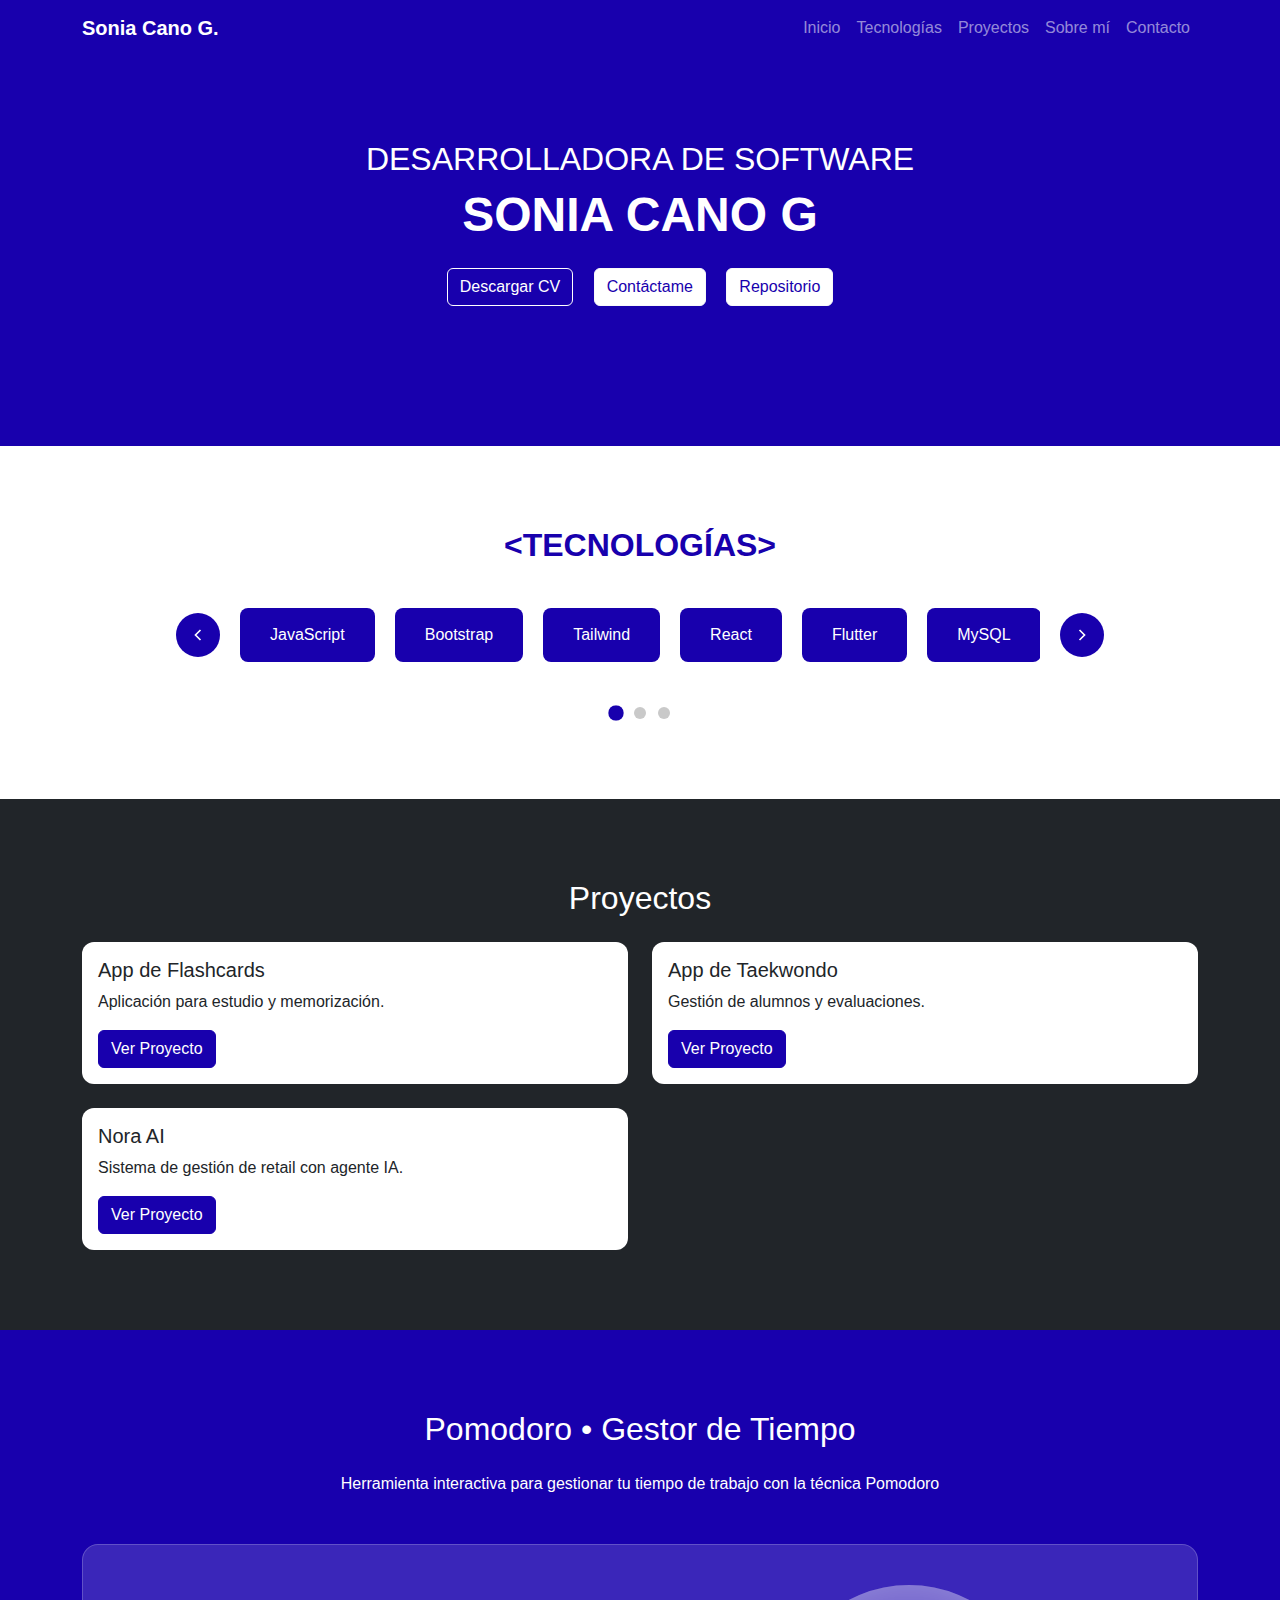
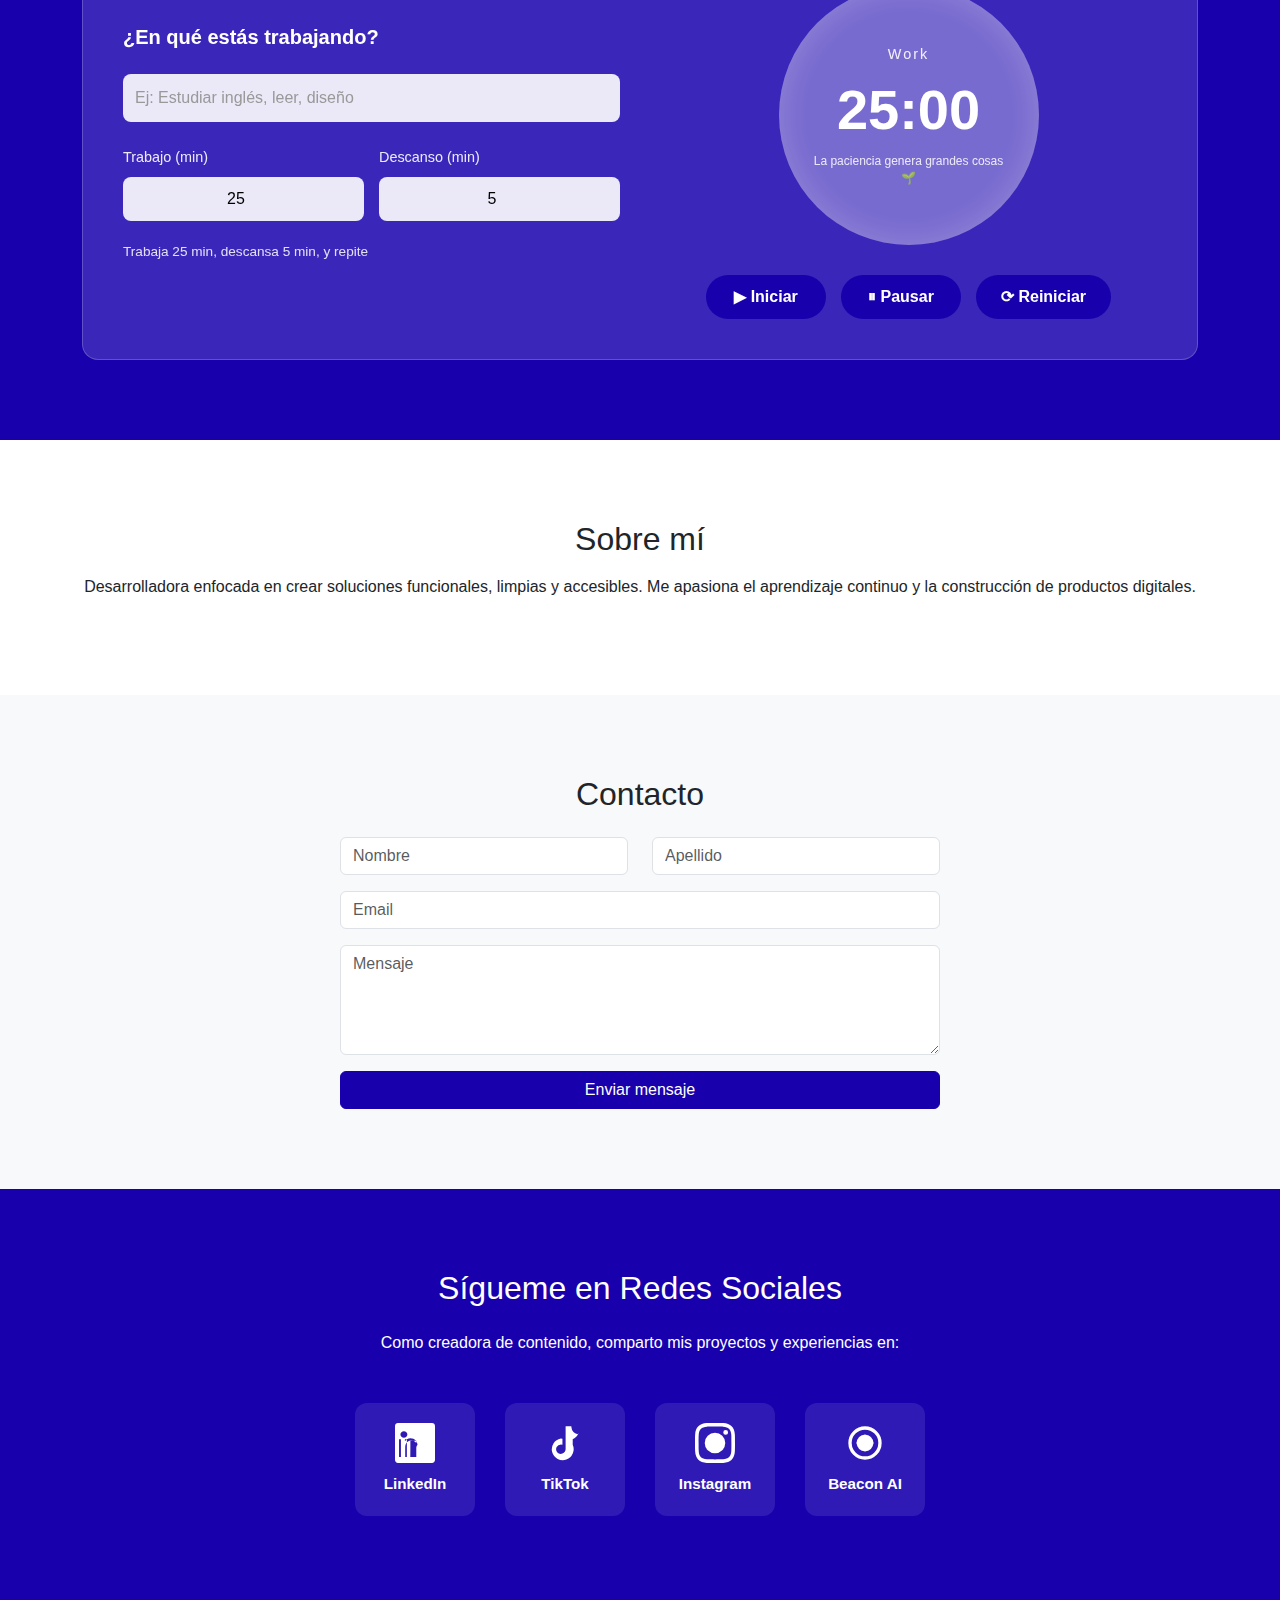
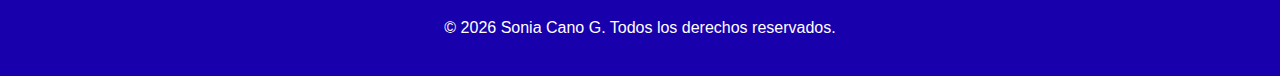
<file: index.html>
<!doctype html>
<html lang="es">
  <head>
    <meta charset="UTF-8" />
    <title>Sonia Cano G | Portafolio</title>
    <meta name="viewport" content="width=device-width, initial-scale=1.0" />

    <!-- Bootstrap -->
    <link
      href="https://cdn.jsdelivr.net/npm/bootstrap@5.3.2/dist/css/bootstrap.min.css"
      rel="stylesheet"
    />

    <!-- CSS personalizado -->
    <link rel="stylesheet" href="css/styles.css" />
  </head>
  <body>
    <!-- NAVBAR -->
    <nav class="navbar navbar-expand-lg navbar-dark bg-primary fixed-top">
      <div class="container">
        <a class="navbar-brand fw-bold" href="#">Sonia Cano G.</a>
        <button
          class="navbar-toggler"
          data-bs-toggle="collapse"
          data-bs-target="#menu"
        >
          <span class="navbar-toggler-icon"></span>
        </button>

        <div id="menu" class="collapse navbar-collapse">
          <ul class="navbar-nav ms-auto">
            <li class="nav-item">
              <a class="nav-link" href="#inicio">Inicio</a>
            </li>
            <li class="nav-item">
              <a class="nav-link" href="#tecnologias">Tecnologías</a>
            </li>
            <li class="nav-item">
              <a class="nav-link" href="#proyectos">Proyectos</a>
            </li>
            <li class="nav-item">
              <a class="nav-link" href="#sobre-mi">Sobre mí</a>
            </li>
            <li class="nav-item">
              <a class="nav-link" href="#contacto">Contacto</a>
            </li>
          </ul>
        </div>
      </div>
    </nav>

    <!-- HERO -->
    <section id="inicio" class="hero">
      <div class="container text-center">
        <h2>DESARROLLADORA DE SOFTWARE</h2>
        <h1>SONIA CANO G</h1>

        <div class="mt-4">
          <a
            href="Sonia Cano G_CV.pdf"
            download
            class="btn btn-outline-light me-3"
            >Descargar CV</a
          >
          <a href="#contacto" class="btn btn-light text-primary me-3"
            >Contáctame</a
          >
          <a
            href="https://github.com/soniacanogue"
            target="_blank"
            class="btn btn-light text-primary"
            >Repositorio</a
          >
        </div>
      </div>
    </section>

    <!-- TECNOLOGÍAS -->
    <section id="tecnologias" class="section">
      <div class="container text-center">
        <h2 class="section-title">&lt;TECNOLOGÍAS&gt;</h2>

        <div class="tech-slider-container mt-4">
          <button class="slider-btn slider-btn-prev" id="prevBtn">
            <svg
              xmlns="http://www.w3.org/2000/svg"
              width="24"
              height="24"
              viewBox="0 0 24 24"
              fill="none"
              stroke="currentColor"
              stroke-width="2"
            >
              <polyline points="15 18 9 12 15 6"></polyline>
            </svg>
          </button>

          <div class="tech-slider" id="techSlider">
            <div class="tech-item">JavaScript</div>
            <div class="tech-item">Bootstrap</div>
            <div class="tech-item">Tailwind</div>
            <div class="tech-item">React</div>
            <div class="tech-item">Flutter</div>
            <div class="tech-item">MySQL</div>
            <div class="tech-item">HTML</div>
            <div class="tech-item">CSS</div>
            <div class="tech-item">Tableau</div>
            <div class="tech-item">Looker Studio</div>
          </div>

          <button class="slider-btn slider-btn-next" id="nextBtn">
            <svg
              xmlns="http://www.w3.org/2000/svg"
              width="24"
              height="24"
              viewBox="0 0 24 24"
              fill="none"
              stroke="currentColor"
              stroke-width="2"
            >
              <polyline points="9 18 15 12 9 6"></polyline>
            </svg>
          </button>
        </div>

        <div class="slider-dots" id="sliderDots"></div>
      </div>
    </section>

    <!-- PROYECTOS -->
    <section id="proyectos" class="section bg-dark text-white">
      <div class="container">
        <h2 class="text-center mb-4">Proyectos</h2>

        <div class="row g-4">
          <div class="col-md-6">
            <div class="card project-card">
              <div class="card-body">
                <h5>App de Flashcards</h5>
                <p>Aplicación para estudio y memorización.</p>
                <a
                  href="https://github.com/soniacanogue/my_monster_app"
                  target="_blank"
                  class="btn btn-primary"
                  >Ver Proyecto</a
                >
              </div>
            </div>
          </div>

          <div class="col-md-6">
            <div class="card project-card">
              <div class="card-body">
                <h5>App de Taekwondo</h5>
                <p>Gestión de alumnos y evaluaciones.</p>
                <a
                  href="https://github.com/soniacanogue/taekwondo1-app"
                  target="_blank"
                  class="btn btn-primary"
                  >Ver Proyecto</a
                >
              </div>
            </div>
          </div>

          <div class="col-md-6">
            <div class="card project-card">
              <div class="card-body">
                <h5>Nora AI</h5>
                <p>Sistema de gestión de retail con agente IA.</p>
                <a
                  href="https://nora-ai-flame.vercel.app/login"
                  target="_blank"
                  class="btn btn-primary"
                  >Ver Proyecto</a
                >
              </div>
            </div>
          </div>
        </div>
      </div>
    </section>

    <!-- POMODORO -->
    <section id="pomodoro" class="section bg-primary text-white">
      <div class="container">
        <h2 class="text-center mb-4">Pomodoro • Gestor de Tiempo</h2>
        <p class="text-center mb-5">
          Herramienta interactiva para gestionar tu tiempo de trabajo con la
          técnica Pomodoro
        </p>

        <div class="pomodoro-container-main">
          <!-- PANEL IZQUIERDO -->
          <div class="pomodoro-panel-left">
            <h5>¿En qué estás trabajando?</h5>
            <input
              type="text"
              id="taskInput"
              placeholder="Ej: Estudiar inglés, leer, diseño"
            />

            <div class="pomodoro-times">
              <div>
                <label>Trabajo (min)</label>
                <input type="number" id="workInput" value="25" />
              </div>
              <div>
                <label>Descanso (min)</label>
                <input type="number" id="breakInput" value="5" />
              </div>
            </div>

            <p class="pomodoro-info">
              Trabaja 25 min, descansa 5 min, y repite
            </p>
          </div>

          <!-- PANEL DERECHO -->
          <div class="pomodoro-panel-right">
            <div class="pomodoro-timer-circle">
              <span class="pomodoro-mode" id="mode">Work</span>
              <h1 id="timer">25:00</h1>
              <small id="motivationalText">Concéntrata en tu tarea 🎯</small>
            </div>

            <div class="pomodoro-controls">
              <button id="startBtn" class="btn btn-primary">▶ Iniciar</button>
              <button id="pauseBtn" class="btn btn-primary">⏸ Pausar</button>
              <button id="resetBtn" class="btn btn-primary">⟳ Reiniciar</button>
            </div>
          </div>
        </div>
      </div>
    </section>

    <!-- SOBRE MI -->
    <section id="sobre-mi" class="section">
      <div class="container text-center">
        <h2>Sobre mí</h2>
        <p class="mt-3">
          Desarrolladora enfocada en crear soluciones funcionales, limpias y
          accesibles. Me apasiona el aprendizaje continuo y la construcción de
          productos digitales.
        </p>
      </div>
    </section>

    <!-- CONTACTO -->
    <section id="contacto" class="section bg-light">
      <div class="container">
        <h2 class="text-center mb-4">Contacto</h2>

        <form class="contact-form mx-auto">
          <div class="row mb-3">
            <div class="col">
              <input type="text" class="form-control" placeholder="Nombre" />
            </div>
            <div class="col">
              <input type="text" class="form-control" placeholder="Apellido" />
            </div>
          </div>

          <input type="email" class="form-control mb-3" placeholder="Email" />
          <textarea
            class="form-control mb-3"
            rows="4"
            placeholder="Mensaje"
          ></textarea>

          <button class="btn btn-primary w-100">Enviar mensaje</button>
        </form>
      </div>
    </section>

    <!-- REDES SOCIALES -->
    <section class="section bg-primary text-white">
      <div class="container text-center">
        <h2 class="mb-4">Sígueme en Redes Sociales</h2>
        <p class="mb-5">
          Como creadora de contenido, comparto mis proyectos y experiencias en:
        </p>

        <div class="social-links">
          <a
            href="https://www.linkedin.com/in/sonia-viviana-cano-guerrero/"
            target="_blank"
            class="social-btn linkedin"
            title="LinkedIn"
          >
            <svg
              xmlns="http://www.w3.org/2000/svg"
              width="24"
              height="24"
              viewBox="0 0 24 24"
              fill="currentColor"
            >
              <path
                d="M20.447 20.452h-3.554v-5.569c0-1.328-.475-2.236-1.986-2.236-1.081 0-1.722.722-2.006 1.419-.103.249-.129.597-.129.946v5.44h-3.562s.047-8.81 0-9.728h3.562v1.378c-.428-.664-1.191-1.608-2.894-1.608-2.142 0-3.75 1.4-3.75 4.413v5.545H2.422V9.725h3.528v1.297h.049c.469-.909 1.61-1.864 3.315-1.864 2.454 0 4.306 1.603 4.306 5.048v6.246zM5.337 8.855c-1.144 0-2.083-.879-2.083-1.962s.935-1.962 2.083-1.962c1.149 0 2.083.879 2.083 1.962s-.934 1.962-2.083 1.962zm1.782 11.597H3.555V9.725h3.564v10.727zM22.225 0H1.771C.792 0 0 .774 0 1.729v20.542C0 23.227.792 24 1.771 24h20.451C23.2 24 24 23.227 24 22.271V1.729C24 .774 23.2 0 22.225 0z"
              />
            </svg>
            <span>LinkedIn</span>
          </a>

          <a
            href="https://www.tiktok.com/@dreamhunterof"
            target="_blank"
            class="social-btn tiktok"
            title="TikTok"
          >
            <svg
              xmlns="http://www.w3.org/2000/svg"
              width="24"
              height="24"
              viewBox="0 0 24 24"
              fill="currentColor"
            >
              <path
                d="M19.59 6.69a4.83 4.83 0 0 1-3.77-4.25V2h-3.45v13.67a2.89 2.89 0 0 1-5.1 1.82 2.9 2.9 0 0 1 2.31-4.64 2.93 2.93 0 0 1 .88.13V9.4a6.26 6.26 0 0 0-1-.08A6.56 6.56 0 1 0 16.63 13.11v-3.4a6.37 6.37 0 0 0 3.59-4.02z"
              />
            </svg>
            <span>TikTok</span>
          </a>

          <a
            href="https://www.instagram.com/dreamhunter.1"
            target="_blank"
            class="social-btn instagram"
            title="Instagram"
          >
            <svg
              xmlns="http://www.w3.org/2000/svg"
              width="24"
              height="24"
              viewBox="0 0 24 24"
              fill="currentColor"
            >
              <path
                d="M12 2.163c3.204 0 3.584.012 4.85.07 3.252.148 4.771 1.691 4.919 4.919.058 1.265.069 1.645.069 4.849 0 3.205-.012 3.584-.069 4.849-.149 3.225-1.664 4.771-4.919 4.919-1.266.058-1.644.07-4.85.07-3.204 0-3.584-.012-4.849-.07-3.26-.149-4.771-1.699-4.919-4.92-.058-1.265-.07-1.644-.07-4.849 0-3.204.013-3.583.07-4.849.149-3.227 1.664-4.771 4.919-4.919 1.266-.057 1.645-.069 4.849-.069zm0-2.163c-3.259 0-3.667.014-4.947.072-4.358.2-6.78 2.618-6.98 6.98-.059 1.281-.073 1.689-.073 4.948 0 3.259.014 3.668.072 4.948.2 4.358 2.618 6.78 6.98 6.98 1.281.058 1.689.072 4.948.072 3.259 0 3.668-.014 4.948-.072 4.354-.2 6.782-2.618 6.979-6.98.059-1.28.073-1.689.073-4.948 0-3.259-.014-3.667-.072-4.947-.196-4.354-2.617-6.78-6.979-6.98-1.281-.059-1.69-.073-4.949-.073zM5.838 12a6.162 6.162 0 1 1 12.324 0 6.162 6.162 0 0 1-12.324 0zM12 16a4 4 0 1 1 0-8 4 4 0 0 1 0 8zm4.965-10.322a1.44 1.44 0 1 1 2.881.001 1.44 1.44 0 0 1-2.881-.001z"
              />
            </svg>
            <span>Instagram</span>
          </a>

          <a
            href="https://beacons.ai/dreamhunter.1"
            target="_blank"
            class="social-btn beacon"
            title="Beacon AI"
          >
            <svg
              xmlns="http://www.w3.org/2000/svg"
              width="24"
              height="24"
              viewBox="0 0 24 24"
              fill="currentColor"
            >
              <circle
                cx="12"
                cy="12"
                r="9"
                fill="none"
                stroke="currentColor"
                stroke-width="2"
              />
              <circle cx="12" cy="12" r="5" />
              <path
                d="M12 7v10M7 12h10"
                stroke="currentColor"
                stroke-width="1.5"
                fill="none"
              />
            </svg>
            <span>Beacon AI</span>
          </a>
        </div>
      </div>
    </section>
    <footer class="footer">
      <p>© 2026 Sonia Cano G. Todos los derechos reservados.</p>
    </footer>

    <!-- JS -->
    <script src="https://cdn.jsdelivr.net/npm/bootstrap@5.3.2/dist/js/bootstrap.bundle.min.js"></script>
    <script src="js/main.js"></script>
  </body>
</html>
</file>
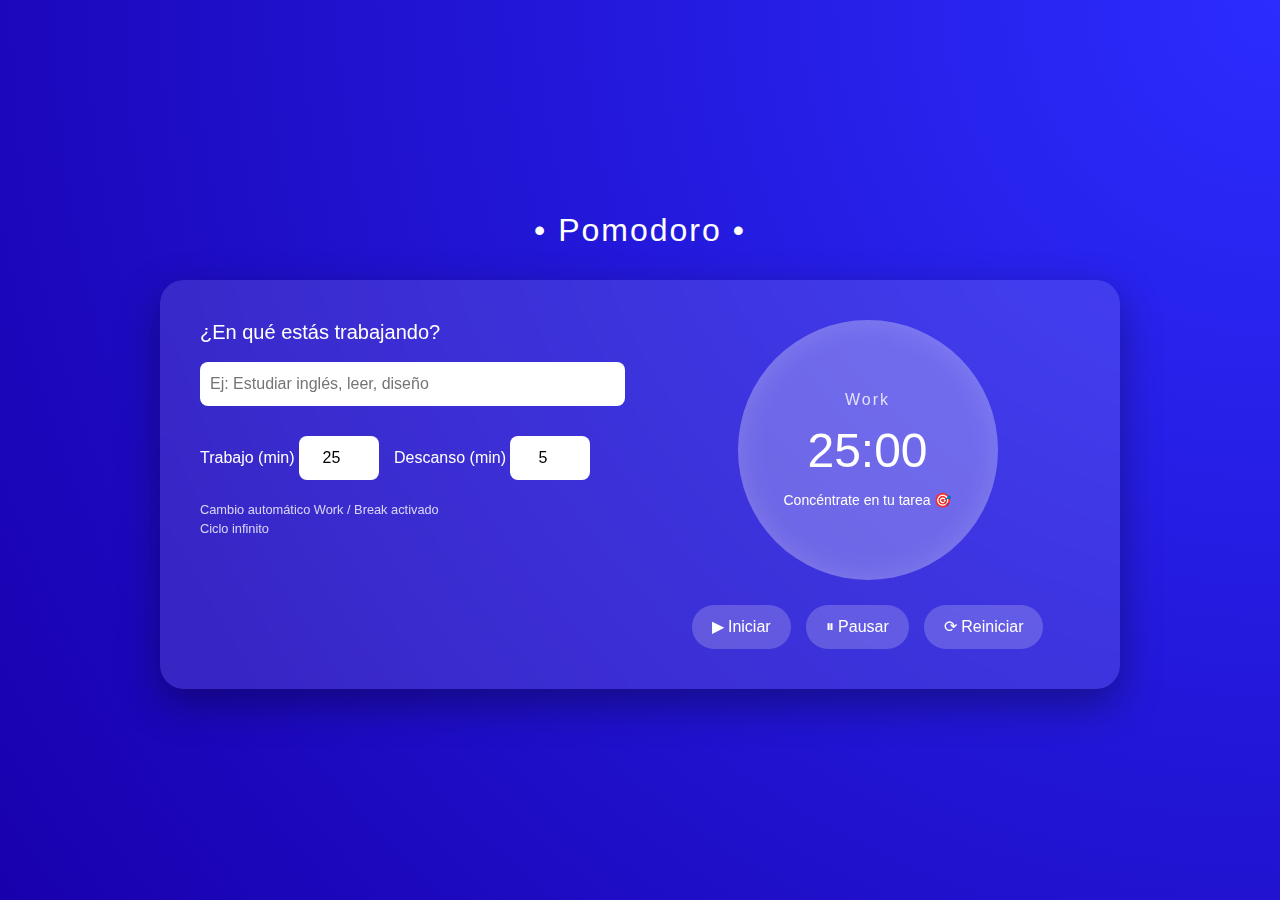
<file: pomodoro/pomodoro.html>
<!DOCTYPE html>
<html lang="es">
  <head>
    <meta charset="UTF-8" />
    <title>Pomodoro Glass</title>
    <meta name="viewport" content="width=device-width, initial-scale=1.0" />

    <!-- Bootstrap (opcional) -->
    <link
      href="https://cdn.jsdelivr.net/npm/bootstrap@5.3.2/dist/css/bootstrap.min.css"
      rel="stylesheet"
    />

    <!-- CSS -->
    <link rel="stylesheet" href="pomodoro.css" />
  </head>
  <body>
    <section class="pomodoro-container">
      <h2 class="title">• Pomodoro •</h2>

      <div class="pomodoro-glass">
        <!-- PANEL IZQUIERDO -->
        <div class="panel-left">
          <h5>¿En qué estás trabajando?</h5>
          <input type="text" placeholder="Ej: Estudiar inglés, leer, diseño" />

          <div class="times">
            <div>
              <label>Trabajo (min)</label>
              <input type="number" id="workInput" value="25" />
            </div>
            <div>
              <label>Descanso (min)</label>
              <input type="number" id="breakInput" value="5" />
            </div>
          </div>

          <p class="info">
            Cambio automático Work / Break activado <br />
            Ciclo infinito
          </p>
        </div>

        <!-- PANEL DERECHO -->
        <div class="panel-right">
          <div class="timer-circle">
            <span class="mode" id="mode">Work</span>
            <h1 id="timer">25:00</h1>
            <small>Concéntrate en tu tarea 🎯</small>
          </div>

          <div class="controls">
            <button id="startBtn">▶ Iniciar</button>
            <button id="pauseBtn">⏸ Pausar</button>
            <button id="resetBtn">⟳ Reiniciar</button>
          </div>
        </div>
      </div>
    </section>

    <script src="pomodoro.js"></script>
  </body>
</html>
</file>
<file: css/styles.css>
:root {
  --primary: #1800ad;
  --black: #000000;
  --white: #ffffff;
  --gray-light: #c9c9c9;
  --gray-medium: #827f7f;
  --gray-dark: #616164;
}

body {
  font-family: "Segoe UI", Arial, sans-serif;
  scroll-behavior: smooth;
}

.bg-primary {
  background-color: var(--primary) !important;
}

/* BUTTONS */
.btn-primary {
  background-color: var(--primary) !important;
  border-color: var(--primary) !important;
  color: var(--white) !important;
}

.btn-primary:hover {
  background-color: #0f0080 !important;
  border-color: #0f0080 !important;
}

.btn-outline-light {
  border-color: var(--white) !important;
  color: var(--white) !important;
}

.btn-outline-light:hover {
  background-color: var(--white) !important;
  border-color: var(--white) !important;
  color: var(--primary) !important;
}

.btn-light {
  background-color: var(--white) !important;
  color: var(--primary) !important;
}

.btn-light:hover {
  background-color: var(--gray-light) !important;
  color: var(--primary) !important;
}

/* HERO */
.hero {
  background-color: var(--primary);
  color: white;
  padding: 140px 20px;
}

.hero h1 {
  font-size: 3rem;
  font-weight: bold;
}

/* SECTIONS */
.section {
  padding: 80px 20px;
}

.section-title {
  font-weight: bold;
  color: var(--primary);
}

/* TECH SLIDER */
.tech-slider-container {
  display: flex;
  align-items: center;
  gap: 20px;
  justify-content: center;
  position: relative;
}

.tech-slider {
  display: flex;
  overflow-x: auto;
  overflow-y: hidden;
  gap: 20px;
  padding: 20px 0;
  scroll-behavior: smooth;
  flex: 1;
  max-width: 800px;
  scrollbar-width: none;
  -ms-overflow-style: none;
}

.tech-slider::-webkit-scrollbar {
  display: none;
}

.slider-btn {
  background-color: var(--primary);
  color: var(--white);
  border: none;
  border-radius: 50%;
  width: 44px;
  height: 44px;
  display: flex;
  align-items: center;
  justify-content: center;
  cursor: pointer;
  transition: all 0.3s ease;
  flex-shrink: 0;
}

.slider-btn:hover {
  background-color: #0f0080;
  transform: scale(1.1);
}

.slider-btn:active {
  transform: scale(0.95);
}

.slider-btn svg {
  width: 20px;
  height: 20px;
}

.tech-item {
  flex: 0 0 auto;
  background-color: var(--primary);
  color: var(--white);
  padding: 15px 30px;
  border-radius: 8px;
  font-weight: 500;
  font-size: 1rem;
  white-space: nowrap;
  transition: all 0.3s ease;
  cursor: grab;
}

.tech-item:hover {
  background-color: #0f0080;
  transform: translateY(-5px);
  box-shadow: 0 4px 12px rgba(24, 0, 173, 0.3);
}

.slider-dots {
  display: flex;
  gap: 12px;
  justify-content: center;
  margin-top: 25px;
}

.slider-dot {
  width: 12px;
  height: 12px;
  border-radius: 50%;
  background-color: var(--gray-light);
  cursor: pointer;
  transition: all 0.3s ease;
  border: 2px solid transparent;
}

.slider-dot.active {
  background-color: var(--primary);
  transform: scale(1.3);
}

.slider-dot:hover {
  background-color: var(--primary);
  border-color: var(--primary);
}

/* PROJECTS */
.project-card {
  border-radius: 12px;
  border: none;
}

/* CONTACT */
.contact-form {
  max-width: 600px;
}

/* SOCIAL MEDIA */
.social-links {
  display: flex;
  justify-content: center;
  gap: 30px;
  flex-wrap: wrap;
  margin-top: 30px;
}

.social-btn {
  display: flex;
  flex-direction: column;
  align-items: center;
  gap: 10px;
  text-decoration: none;
  color: var(--white);
  padding: 20px;
  border-radius: 12px;
  transition: all 0.3s ease;
  background-color: rgba(255, 255, 255, 0.1);
  min-width: 120px;
}

.social-btn:hover {
  color: var(--white);
  background-color: rgba(255, 255, 255, 0.2);
  transform: translateY(-8px);
}

.social-btn svg {
  width: 40px;
  height: 40px;
  transition: transform 0.3s ease;
}

.social-btn:hover svg {
  transform: scale(1.2);
}

.social-btn span {
  font-weight: 600;
  font-size: 0.95rem;
}

.social-btn.linkedin:hover {
  background-color: #0077b5;
}

.social-btn.tiktok:hover {
  background-color: #000000;
}

.social-btn.instagram:hover {
  background: linear-gradient(
    45deg,
    #f09433 0%,
    #e6683c 25%,
    #dc2743 50%,
    #cc2366 75%,
    #bc1888 100%
  );
}

.social-btn.beacon:hover {
  background-color: #6366f1;
}

/* POMODORO */
.pomodoro-container-main {
  display: grid;
  grid-template-columns: 1fr 1fr;
  gap: 40px;
  background: rgba(255, 255, 255, 0.15);
  backdrop-filter: blur(10px);
  border-radius: 16px;
  padding: 40px;
  border: 1px solid rgba(255, 255, 255, 0.2);
}

.pomodoro-panel-left {
  display: flex;
  flex-direction: column;
  justify-content: center;
}

.pomodoro-panel-left h5 {
  color: var(--white);
  margin-bottom: 15px;
  font-weight: 600;
}

.pomodoro-panel-left input[type="text"] {
  width: 100%;
  padding: 12px;
  border-radius: 8px;
  border: none;
  margin: 10px 0 25px;
  background: rgba(255, 255, 255, 0.9);
  color: #000;
}

.pomodoro-panel-left input[type="text"]::placeholder {
  color: #999;
}

.pomodoro-times {
  display: flex;
  gap: 15px;
  margin-bottom: 20px;
}

.pomodoro-times div {
  flex: 1;
}

.pomodoro-times label {
  display: block;
  font-size: 0.9rem;
  margin-bottom: 8px;
  color: rgba(255, 255, 255, 0.9);
}

.pomodoro-times input[type="number"] {
  width: 100%;
  padding: 10px;
  border-radius: 8px;
  border: none;
  text-align: center;
  background: rgba(255, 255, 255, 0.9);
  color: #000;
}

.pomodoro-info {
  font-size: 0.85rem;
  opacity: 0.85;
  line-height: 1.6;
}

.pomodoro-panel-right {
  display: flex;
  flex-direction: column;
  justify-content: center;
  align-items: center;
}

.pomodoro-timer-circle {
  width: 260px;
  height: 260px;
  border-radius: 50%;
  background: rgba(255, 255, 255, 0.2);
  backdrop-filter: blur(10px);
  box-shadow: inset 0 0 30px rgba(255, 255, 255, 0.2);
  display: flex;
  flex-direction: column;
  justify-content: center;
  align-items: center;
  margin-bottom: 30px;
}

.pomodoro-mode {
  letter-spacing: 2px;
  opacity: 0.9;
  font-size: 0.9rem;
}

.pomodoro-timer-circle h1 {
  font-size: 3.5rem;
  margin: 10px 0;
  color: var(--white);
  font-weight: bold;
}

.pomodoro-timer-circle small {
  color: rgba(255, 255, 255, 0.85);
  font-size: 0.75rem;
  max-width: 220px;
  width: 100%;
  padding: 0 10px;
  word-wrap: break-word;
  word-break: break-word;
  overflow: hidden;
  text-overflow: ellipsis;
  line-height: 1.4;
  display: block;
  text-align: center;
  margin: 0 auto;
}

.pomodoro-controls {
  display: flex;
  gap: 15px;
  justify-content: center;
  flex-wrap: wrap;
}

.pomodoro-controls .btn {
  padding: 10px 25px;
  border-radius: 30px;
  border: none;
  font-weight: 600;
  cursor: pointer;
  transition: all 0.3s ease;
  min-width: 120px;
}

.pomodoro-controls .btn:hover {
  transform: translateY(-3px);
  box-shadow: 0 8px 20px rgba(24, 0, 173, 0.4);
}

@media (max-width: 768px) {
  .pomodoro-container-main {
    grid-template-columns: 1fr;
    gap: 30px;
    padding: 25px;
  }

  .pomodoro-timer-circle {
    width: 200px;
    height: 200px;
  }

  .pomodoro-timer-circle h1 {
    font-size: 2.5rem;
  }

  .pomodoro-controls {
    width: 100%;
  }

  .pomodoro-controls .btn {
    flex: 1;
    min-width: auto;
  }
}

/* FOOTER */
.footer {
  background-color: var(--primary);
  color: white;
  text-align: center;
  padding: 20px;
}
</file>
<file: pomodoro/pomodoro.css>
* {
  box-sizing: border-box;
  font-family: "Segoe UI", sans-serif;
}

body {
  margin: 0;
  min-height: 100vh;
  background: radial-gradient(circle at top right, #2c2cff, #1800ad);
  display: flex;
  justify-content: center;
  align-items: center;
  color: white;
}

.pomodoro-container {
  width: 100%;
  max-width: 1000px;
  padding: 20px;
}

.title {
  text-align: center;
  margin-bottom: 30px;
  letter-spacing: 2px;
}

.pomodoro-glass {
  display: grid;
  grid-template-columns: 1fr 1fr;
  gap: 30px;

  background: rgba(255, 255, 255, 0.12);
  backdrop-filter: blur(14px);
  -webkit-backdrop-filter: blur(14px);
  border-radius: 24px;
  padding: 40px;

  box-shadow: 0 15px 40px rgba(0, 0, 0, 0.35);
}

/* PANEL LEFT */
.panel-left input {
  width: 100%;
  padding: 10px;
  border-radius: 8px;
  border: none;
  margin: 10px 0 20px;
}

.times {
  display: flex;
  gap: 15px;
}

.times input {
  width: 80px;
  text-align: center;
}

.info {
  font-size: 0.8rem;
  opacity: 0.8;
}

/* PANEL RIGHT */
.panel-right {
  text-align: center;
}

.timer-circle {
  width: 260px;
  height: 260px;
  margin: auto;
  border-radius: 50%;
  background: rgba(255, 255, 255, 0.15);
  backdrop-filter: blur(10px);
  box-shadow: inset 0 0 30px rgba(255, 255, 255, 0.15);
  display: flex;
  flex-direction: column;
  justify-content: center;
}

.mode {
  letter-spacing: 2px;
  opacity: 0.8;
}

.timer-circle h1 {
  font-size: 3rem;
  margin: 10px 0;
}

.controls {
  margin-top: 25px;
  display: flex;
  justify-content: center;
  gap: 15px;
}

.controls button {
  background: rgba(255, 255, 255, 0.2);
  border: none;
  border-radius: 30px;
  padding: 10px 20px;
  color: white;
  cursor: pointer;
  transition: 0.3s;
}

.controls button:hover {
  background: rgba(255, 255, 255, 0.35);
}

/* RESPONSIVE */
@media (max-width: 768px) {
  .pomodoro-glass {
    grid-template-columns: 1fr;
  }
}
</file>
